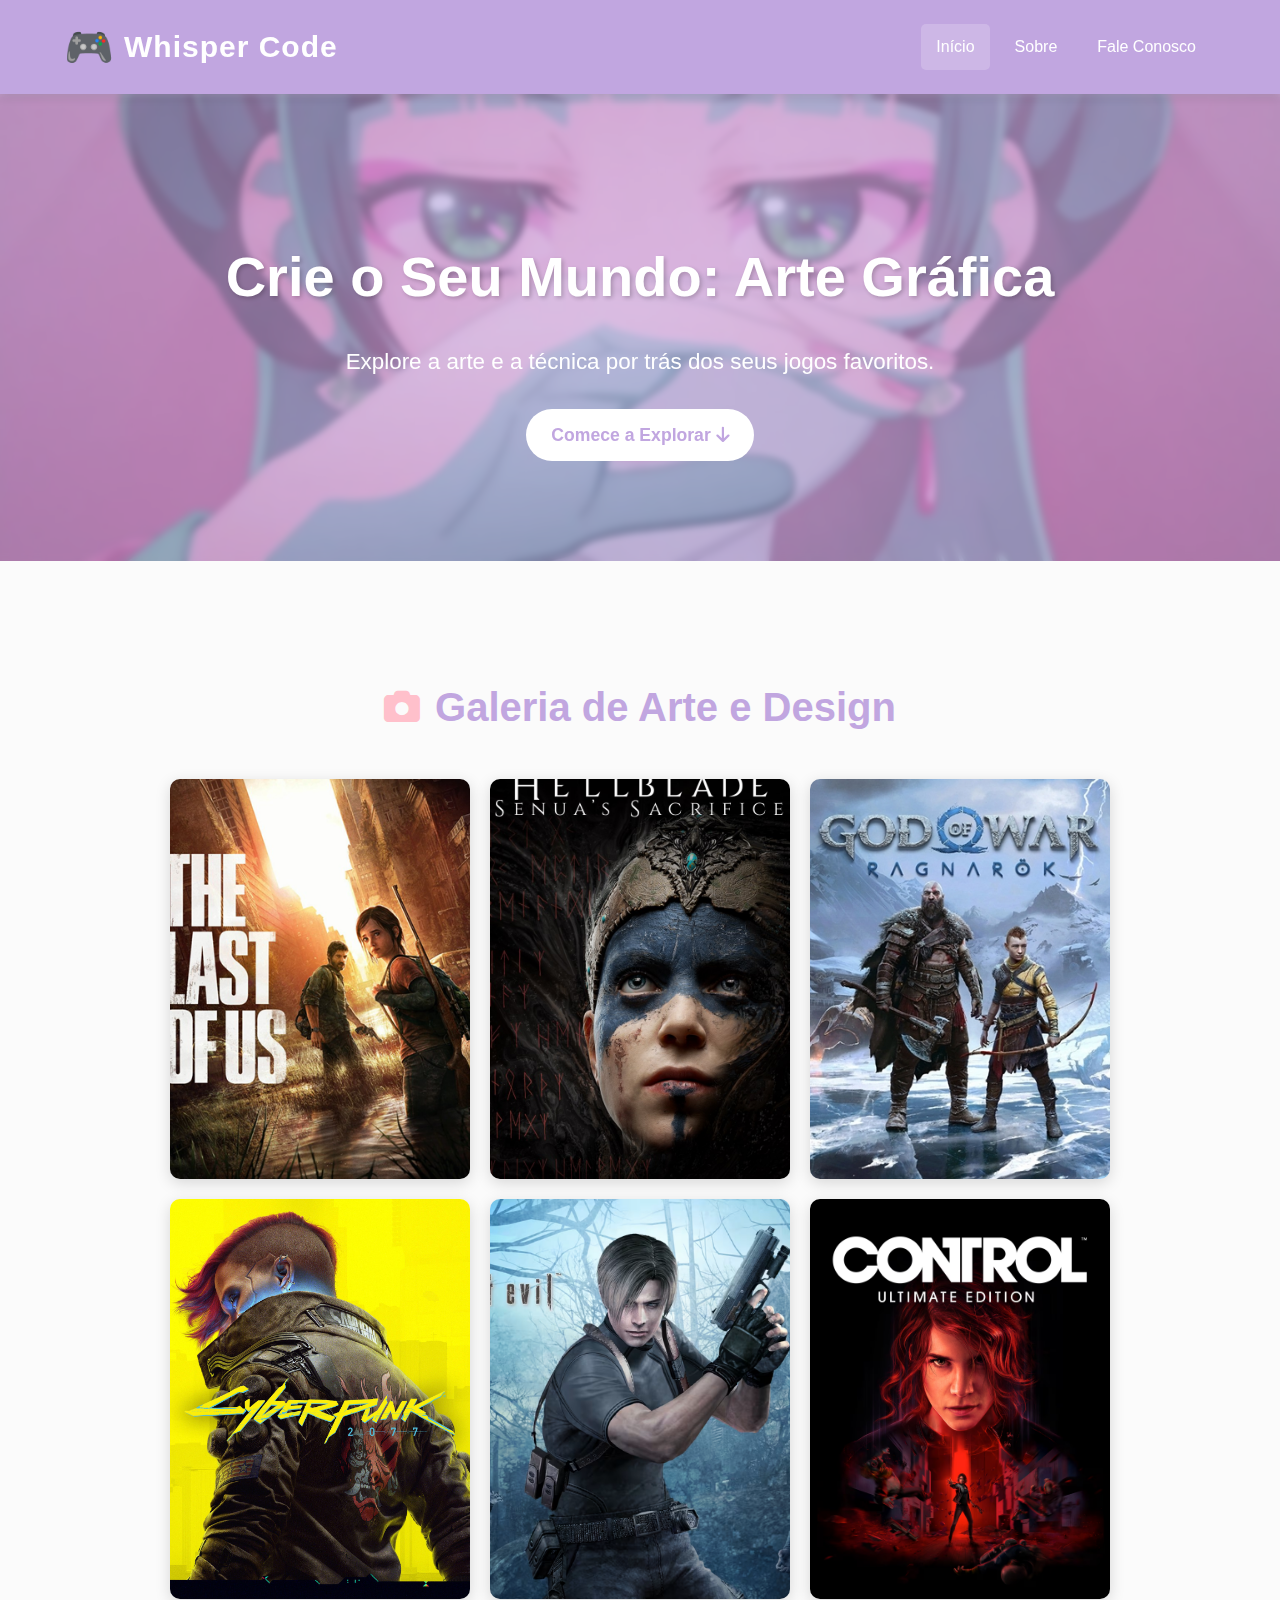
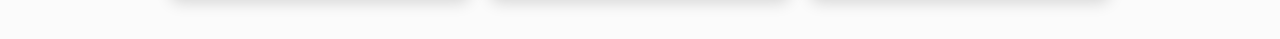
<file: index.html>
<!DOCTYPE html>
<html lang="pt-BR">
<head>
    <meta charset="UTF-8">
    <meta name="viewport" content="width=device-width, initial-scale=1.0">
    <title>Whisper Code - Crie o Seu Mundo</title>
    <link rel="stylesheet" href="style.css">
    <link rel="stylesheet" href="https://cdnjs.cloudflare.com/ajax/libs/font-awesome/6.0.0-beta3/css/all.min.css">
</head>
<body>
    <header>
        <div class="logo">
            🎮 <span class="brilho-logo">Whisper Code</span>
        </div>
        <nav>
            <ul>
                <li><a href="index.html" class="active">Início</a></li>
                <li><a href="sobre.html">Sobre</a></li>
                <li><a href="contato.html">Fale Conosco</a></li>
            </ul>
        </nav>
    </header>

    <main>
        <section class="hero">
            <div class="hero-content">
                <h1>Crie o Seu Mundo: Arte Gráfica</h1>
                <p>Explore a arte e a técnica por trás dos seus jogos favoritos.</p>
                <a href="#galeria" class="btn-cta">Comece a Explorar <i class="fas fa-arrow-down"></i></a>
            </div>
        </section>

        <section class="galeria-jogos" id="galeria">
            <h2><i class="fas fa-camera"></i> Galeria de Arte e Design</h2>
            <div class="galeria-container">
                
                <div class="galeria-card" style="background-image: url('the_last_of_us.jpg');">
                    <p class="card-titulo">The Last of Us</p>
                </div>

                <div class="galeria-card" style="background-image: url('hell.jpg');">
                    <p class="card-titulo">Hellblade: Senua's Sacrifice</p>
                </div>

                <div class="galeria-card" style="background-image: url('god.jpg');">
                    <p class="card-titulo">God of War Ragnarök</p>
                </div>
                
                <div class="galeria-card" style="background-image: url('cyber.jpg');">
                    <p class="card-titulo">Cyberpunk 2077</p>
                </div>
                
                <div class="galeria-card" style="background-image: url('resident.jpg');">
                    <p class="card-titulo">Resident Evil 4 (Original)</p>
                </div>
                
                <div class="galeria-card" style="background-image: url('control.jpg');">
                    <p class="card-titulo">Control Ultimate Edition
</file>
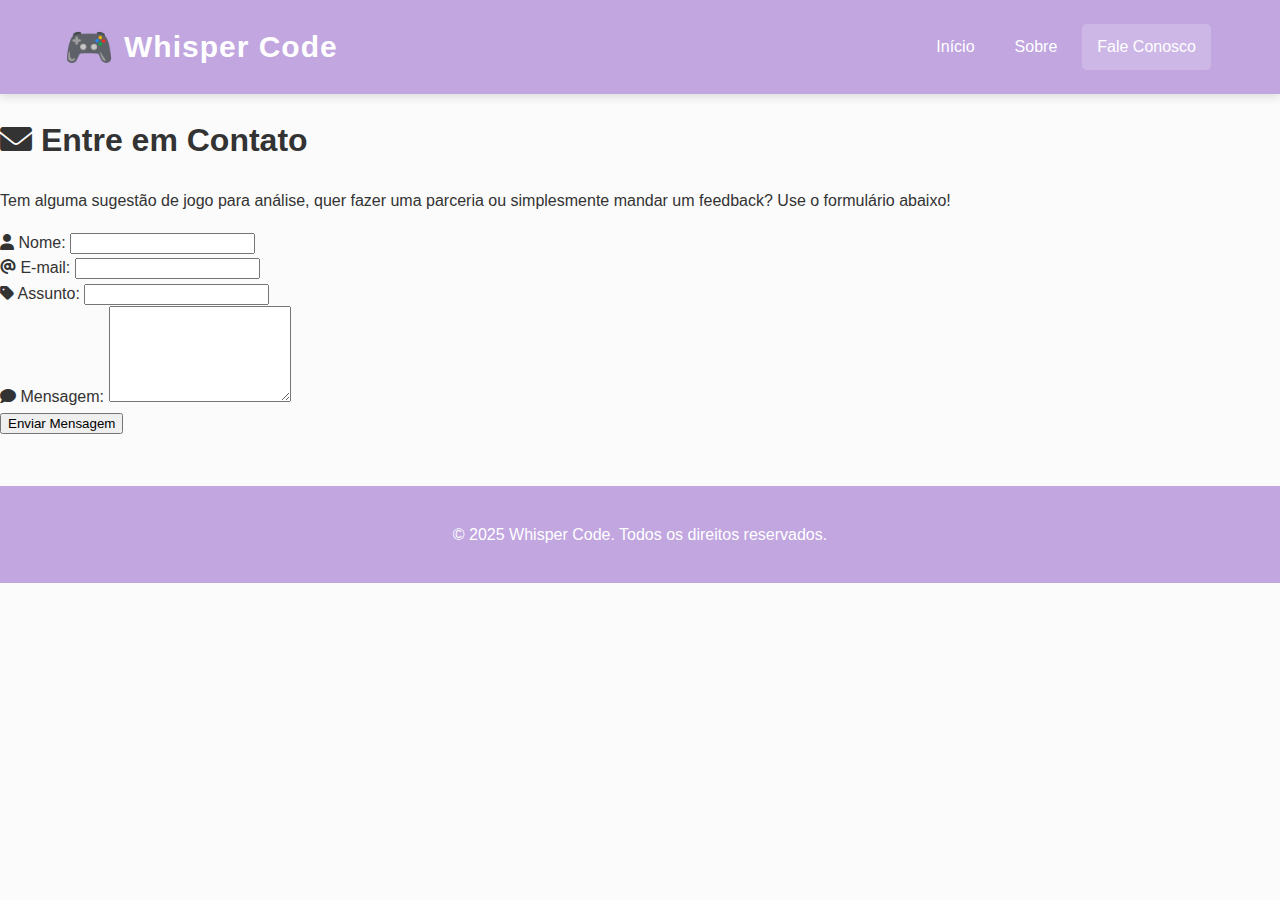
<file: contato.html>
<!DOCTYPE html>
<html lang="pt-BR">
<head>
    <meta charset="UTF-8">
    <meta name="viewport" content="width=device-width, initial-scale=1.0">
    <title>Fale Conosco - Whisper Code</title>
    <link rel="stylesheet" href="style.css">
    <link rel="stylesheet" href="https://cdnjs.cloudflare.com/ajax/libs/font-awesome/6.0.0-beta3/css/all.min.css">
</head>
<body>
    <header>
        <div class="logo">
            🎮 <span class="brilho-logo">Whisper Code</span>
        </div>
        <nav>
            <ul>
                <li><a href="index.html">Início</a></li>
                <li><a href="sobre.html">Sobre</a></li>
                <li><a href="contato.html" class="active">Fale Conosco</a></li>
            </ul>
        </nav>
    </header>

    <main>
        <section class="content-section form-container">
            <h1><i class="fas fa-envelope"></i> Entre em Contato</h1>
            
            <p>Tem alguma sugestão de jogo para análise, quer fazer uma parceria ou simplesmente mandar um feedback? Use o formulário abaixo!</p>

            <form action="#" method="POST" class="contact-form">
                
                <div class="form-group">
                    <label for="nome"><i class="fas fa-user"></i> Nome:</label>
                    <input type="text" id="nome" name="nome" required>
                </div>

                <div class="form-group">
                    <label for="email"><i class="fas fa-at"></i> E-mail:</label>
                    <input type="email" id="email" name="email" required>
                </div>

                <div class="form-group">
                    <label for="assunto"><i class="fas fa-tag"></i> Assunto:</label>
                    <input type="text" id="assunto" name="assunto" required>
                </div>

                <div class="form-group">
                    <label for="mensagem"><i class="fas fa-comment"></i> Mensagem:</label>
                    <textarea id="mensagem" name="mensagem" rows="6" required></textarea>
                </div>

                <button type="submit" class="btn-submit">Enviar Mensagem</button>
            </form>
        </section>
    </main>

    <footer>
        <p>© 2025 Whisper Code. Todos os direitos reservados.</p>
    </footer>
</body>
</html>
</file>
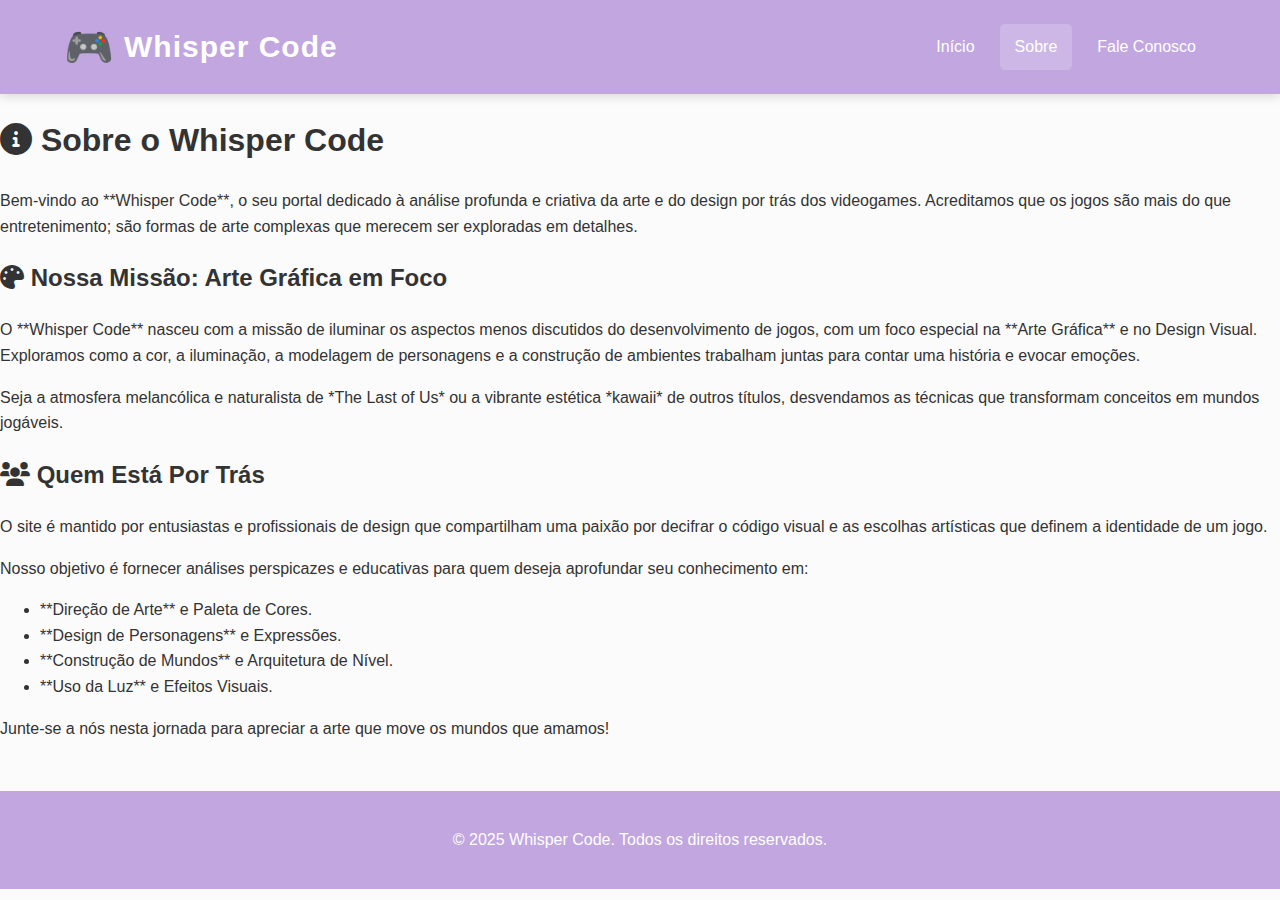
<file: sobre.html>
<!DOCTYPE html>
<html lang="pt-BR">
<head>
    <meta charset="UTF-8">
    <meta name="viewport" content="width=device-width, initial-scale=1.0">
    <title>Sobre Nós - Whisper Code</title>
    <link rel="stylesheet" href="style.css">
    <link rel="stylesheet" href="https://cdnjs.cloudflare.com/ajax/libs/font-awesome/6.0.0-beta3/css/all.min.css">
</head>
<body>
    <header>
        <div class="logo">
            🎮 <span class="brilho-logo">Whisper Code</span>
        </div>
        <nav>
            <ul>
                <li><a href="index.html">Início</a></li>
                <li><a href="sobre.html" class="active">Sobre</a></li>
                <li><a href="contato.html">Fale Conosco</a></li>
            </ul>
        </nav>
    </header>

    <main>
        <section class="content-section">
            <h1><i class="fas fa-info-circle"></i> Sobre o Whisper Code</h1>
            
            <p>Bem-vindo ao **Whisper Code**, o seu portal dedicado à análise profunda e criativa da arte e do design por trás dos videogames. Acreditamos que os jogos são mais do que entretenimento; são formas de arte complexas que merecem ser exploradas em detalhes.</p>

            <h2><i class="fas fa-palette"></i> Nossa Missão: Arte Gráfica em Foco</h2>
            <p>O **Whisper Code** nasceu com a missão de iluminar os aspectos menos discutidos do desenvolvimento de jogos, com um foco especial na **Arte Gráfica** e no Design Visual. Exploramos como a cor, a iluminação, a modelagem de personagens e a construção de ambientes trabalham juntas para contar uma história e evocar emoções.</p>

            <p>Seja a atmosfera melancólica e naturalista de *The Last of Us* ou a vibrante estética *kawaii* de outros títulos, desvendamos as técnicas que transformam conceitos em mundos jogáveis.</p>

            <h2><i class="fas fa-users"></i> Quem Está Por Trás</h2>
            <p>O site é mantido por entusiastas e profissionais de design que compartilham uma paixão por decifrar o código visual e as escolhas artísticas que definem a identidade de um jogo.</p>
            
            <p>Nosso objetivo é fornecer análises perspicazes e educativas para quem deseja aprofundar seu conhecimento em:
                <ul>
                    <li>**Direção de Arte** e Paleta de Cores.</li>
                    <li>**Design de Personagens** e Expressões.</li>
                    <li>**Construção de Mundos** e Arquitetura de Nível.</li>
                    <li>**Uso da Luz** e Efeitos Visuais.</li>
                </ul>
            </p>

            <p>Junte-se a nós nesta jornada para apreciar a arte que move os mundos que amamos!</p>
        </section>
    </main>

    <footer>
        <p>© 2025 Whisper Code. Todos os direitos reservados.</p>
    </footer>
</body>
</html>
</file>
<file: style.css>
/* Definição das variáveis de cores pastel (Tema Padrão) */
:root {
    /* Cores pastel ajustadas para harmonizar com o design */
    --rosa-pastel: #FFC0CB; /* Pink claro */
    --roxo-pastel: #C1A6E0; /* Roxo pastel mais vibrante */
    --fundo-suave: #FBFBFB; /* Fundo geral do body, quase branco */
    --texto-escuro: #333333; 
    --gradiente-hero: linear-gradient(135deg, var(--roxo-pastel) 0%, var(--rosa-pastel) 100%);
    --sombra-card: 0 4px 15px rgba(0, 0, 0, 0.15); 
}

/* --- TEMA TLOU (Natureza e Sobrevivência) --- */
.tlou-theme {
    --tlou-green-escuro: #384236; 
    --tlou-green-acento: #4E6C5D; 
    --tlou-brown-escuro: #7A6046; 
    --tlou-terra-clara: #B8A28E; 
    --tlou-cinza-claro: #F0F5F0; 

    --rosa-pastel: var(--tlou-brown-escuro);
    --roxo-pastel: var(--tlou-green-escuro);
    --fundo-suave: var(--tlou-cinza-claro); 
    --texto-escuro: #2D3A2F; 
    --gradiente-hero: linear-gradient(135deg, var(--tlou-green-escuro) 0%, var(--tlou-green-acento) 100%);
    
    background-image: url('thl3.jpg'); 
    background-size: cover; 
    background-position: center top; 
    background-attachment: fixed; 
    background-color: #1a1a1a; 
}

/* Fundo Semi-Transparente para Legibilidade no Tema TLOU */
.tlou-theme main,
.tlou-theme header,
.tlou-theme footer {
    background-color: rgba(255, 255, 255, 0.9); 
    backdrop-filter: blur(2px); 
}
.tlou-theme header, .tlou-theme footer {
    background-color: rgba(56, 66, 54, 0.9); 
}
.tlou-theme .hero {
     background: linear-gradient(135deg, rgba(56, 66, 54, 0.9) 0%, rgba(78, 108, 93, 0.9) 100%);
}
.tlou-theme .brilho-logo {
    animation: none; 
    color: white; 
    text-shadow: none;
}
.tlou-theme .btn-saiba-mais {
    background-color: var(--rosa-pastel);
}
.tlou-theme .jogo-card {
    border-top: 5px solid var(--tlou-terra-clara);
}
.tlou-theme .jogo-detalhe-conteudo {
    background-color: var(--tlou-cinza-claro); 
    border: 5px solid var(--tlou-brown-escuro);
}
/* ------------------------------------- */

* {
    box-sizing: border-box;
}

body {
    font-family: 'Segoe UI', Tahoma, Geneva, Verdana, sans-serif;
    background-color: var(--fundo-suave); 
    color: var(--texto-escuro);
    margin: 0;
    padding: 0;
    line-height: 1.6;
    transition: background-color 0.5s ease; 
}

/* --- Cabeçalho e Navegação --- */
header {
    background: var(--gradiente-hero); 
    background-image: none; 
    background-color: var(--roxo-pastel); 
    
    padding: 15px 5%;
    display: flex;
    justify-content: space-between;
    align-items: center;
    box-shadow: 0 2px 10px rgba(0, 0, 0, 0.15);
    transition: background-color 0.5s ease; 
    position: relative; 
    z-index: 10; 
    min-height: 80px; 
    overflow: hidden; 
}

header::before {
    content: none;
    position: static;
}

/* --- Seção Hero com a Imagem A01.jpg de Fundo --- */
.hero {
    background-image: url('A01.jpg'); 
    background-size: cover; 
    background-position: center; 
    background-repeat: no-repeat;
    position: relative; 
    padding: 100px 20px;
    text-align: center;
    color: white;
    margin-bottom: 40px;
    overflow: hidden; 
    transition: background-image 0.5s ease;
    z-index: 5; 
}

.hero::before {
    content: '';
    position: absolute;
    top: 0;
    left: 0;
    width: 100%;
    height: 100%;
    background-color: rgba(193, 166, 224, 0.6); /* Camada roxa semi-transparente */
    backdrop-filter: blur(3px); /* Efeito de desfoque para realçar o texto */
    z-index: 1; 
}

.hero-content {
    position: relative;
    z-index: 2; 
}

main {
    background-color: var(--fundo-suave); 
    backdrop-filter: none; 
    z-index: 5; 
    position: relative;
}
footer {
    background-color: var(--roxo-pastel); 
    color: white;
    text-align: center;
    padding: 20px;
    margin-top: 50px;
    transition: background-color 0.5s ease;
    z-index: 5; 
    position: relative;
}

.logo {
    font-size: 2.5em; 
    color: white;
    display: flex;
    align-items: center; 
    position: relative; 
    z-index: 2; 
}

/* --- EFEITO DE BRILHO --- */
@keyframes brilho-rosa {
    0% {
        color: white; 
        text-shadow: 0 0 5px rgba(255, 255, 255, 0.5);
    }
    50% {
        color: var(--rosa-pastel); 
        text-shadow: 0 0 10px var(--rosa-pastel);
    }
    100% {
        color: white; 
        text-shadow: 0 0 5px rgba(255, 255, 255, 0.5);
    }
}

.brilho-logo {
    animation: brilho-rosa 2.5s infinite alternate; 
    font-weight: bold;
    margin-left: 10px;
    letter-spacing: 1px;
    font-size: 0.75em; 
    position: relative; 
    z-index: 2; 
}

nav ul {
    list-style: none;
    padding: 0;
    margin: 0;
    display: flex;
    position: relative; 
    z-index: 2; 
}

nav ul li a {
    text-decoration: none;
    color: white;
    padding: 10px 15px;
    margin: 0 5px;
    display: block;
    transition: all 0.3s ease;
    border-radius: 5px;
    position: relative;
    font-weight: 500;
}

nav ul li a:hover,
nav ul li a.active {
    background-color: rgba(255, 255, 255, 0.2);
}

.hero h1 {
    font-size: 3.5em;
    margin-bottom: 10px;
    text-shadow: 2px 2px 4px rgba(0, 0, 0, 0.2);
}

.hero p {
    font-size: 1.4em;
    margin-bottom: 30px;
}

.btn-cta {
    display: inline-block;
    background-color: white;
    color: var(--roxo-pastel);
    padding: 12px 25px;
    border-radius: 50px;
    text-decoration: none;
    font-weight: bold;
    font-size: 1.1em;
    transition: all 0.3s ease;
}

.btn-cta:hover {
    background-color: #f0f0f0;
    transform: translateY(-2px);
}

/* --- ESTILOS DA NOVA GALERIA DE JOGOS --- */

.galeria-jogos {
    text-align: center;
    padding: 40px 5%;
    max-width: 1400px; 
    margin: auto;
}

.galeria-jogos h2 {
    color: var(--roxo-pastel);
    margin-bottom: 40px;
    font-size: 2.5em;
    display: flex;
    align-items: center;
    justify-content: center;
    transition: color 0.5s ease;
}

.galeria-jogos h2 i {
    color: var(--rosa-pastel);
    margin-right: 15px;
    font-size: 0.9em;
    transition: color 0.5s ease;
}

.galeria-container {
    display: flex;
    flex-wrap: wrap;
    justify-content: center;
    gap: 20px;
}

.galeria-card {
    position: relative;
    width: 300px; /* Largura base do card */
    height: 400px; /* Altura do card */
    border-radius: 10px;
    overflow: hidden;
    box-shadow: var(--sombra-card);
    background-size: cover; 
    background-position: center; 
    transition: transform 0.3s ease-in-out, box-shadow 0.3s;
    cursor: pointer;
}

.galeria-card:hover {
    transform: translateY(-5px) scale(1.02);
    box-shadow: 0 10px 20px rgba(0, 0, 0, 0.25);
}

.card-titulo {
    position: absolute;
    bottom: 0;
    left: 0;
    width: 100%;
    padding: 10px;
    margin: 0;
    background-color: rgba(0, 0, 0, 0.75); /* Fundo semi-transparente escuro */
    color: white;
    font-weight: bold;
    font-size: 1.1em;
    text-align: center;
    opacity: 0; /* Começa invisível */
    transition: opacity 0.3s ease-in-out;
}

.galeria-card:hover .card-titulo {
    opacity: 1; /* Aparece ao passar o mouse */
}

/* --- Estilos antigos dos Cards de Destaque (Mantidos) --- */
.jogo-card, .jogo-detalhe-overlay, .jogo-detalhe-conteudo, .btn-saiba-mais {
    /* ... (Estilos das seções de cards removidas que ainda podem ser referenciadas) */
}
/* ------------------------------------------------------------------- */

/* --- Estilos da Página de Contato e Modal (sem alterações) --- */
.form-container, .contact-form, .form-group, .btn-submit {
    /* ... (Estilos de contato) */
}
.jogo-detalhe-overlay, .jogo-detalhe-conteudo, .btn-fechar {
    /* ... (Estilos do modal) */
}
/* --- Media Query para Responsividade --- */
@media (max-width: 1200px) {
    .galeria-card {
        width: 45%; 
        max-width: 350px;
    }
}
@media (max-width: 768px) {
    .galeria-card {
        width: 80%; 
        height: 300px;
    }
    .hero h1 {
        font-size: 2.5em;
    }
    header {
        flex-direction: column;
        min-height: 120px; 
    }
}
</file>
